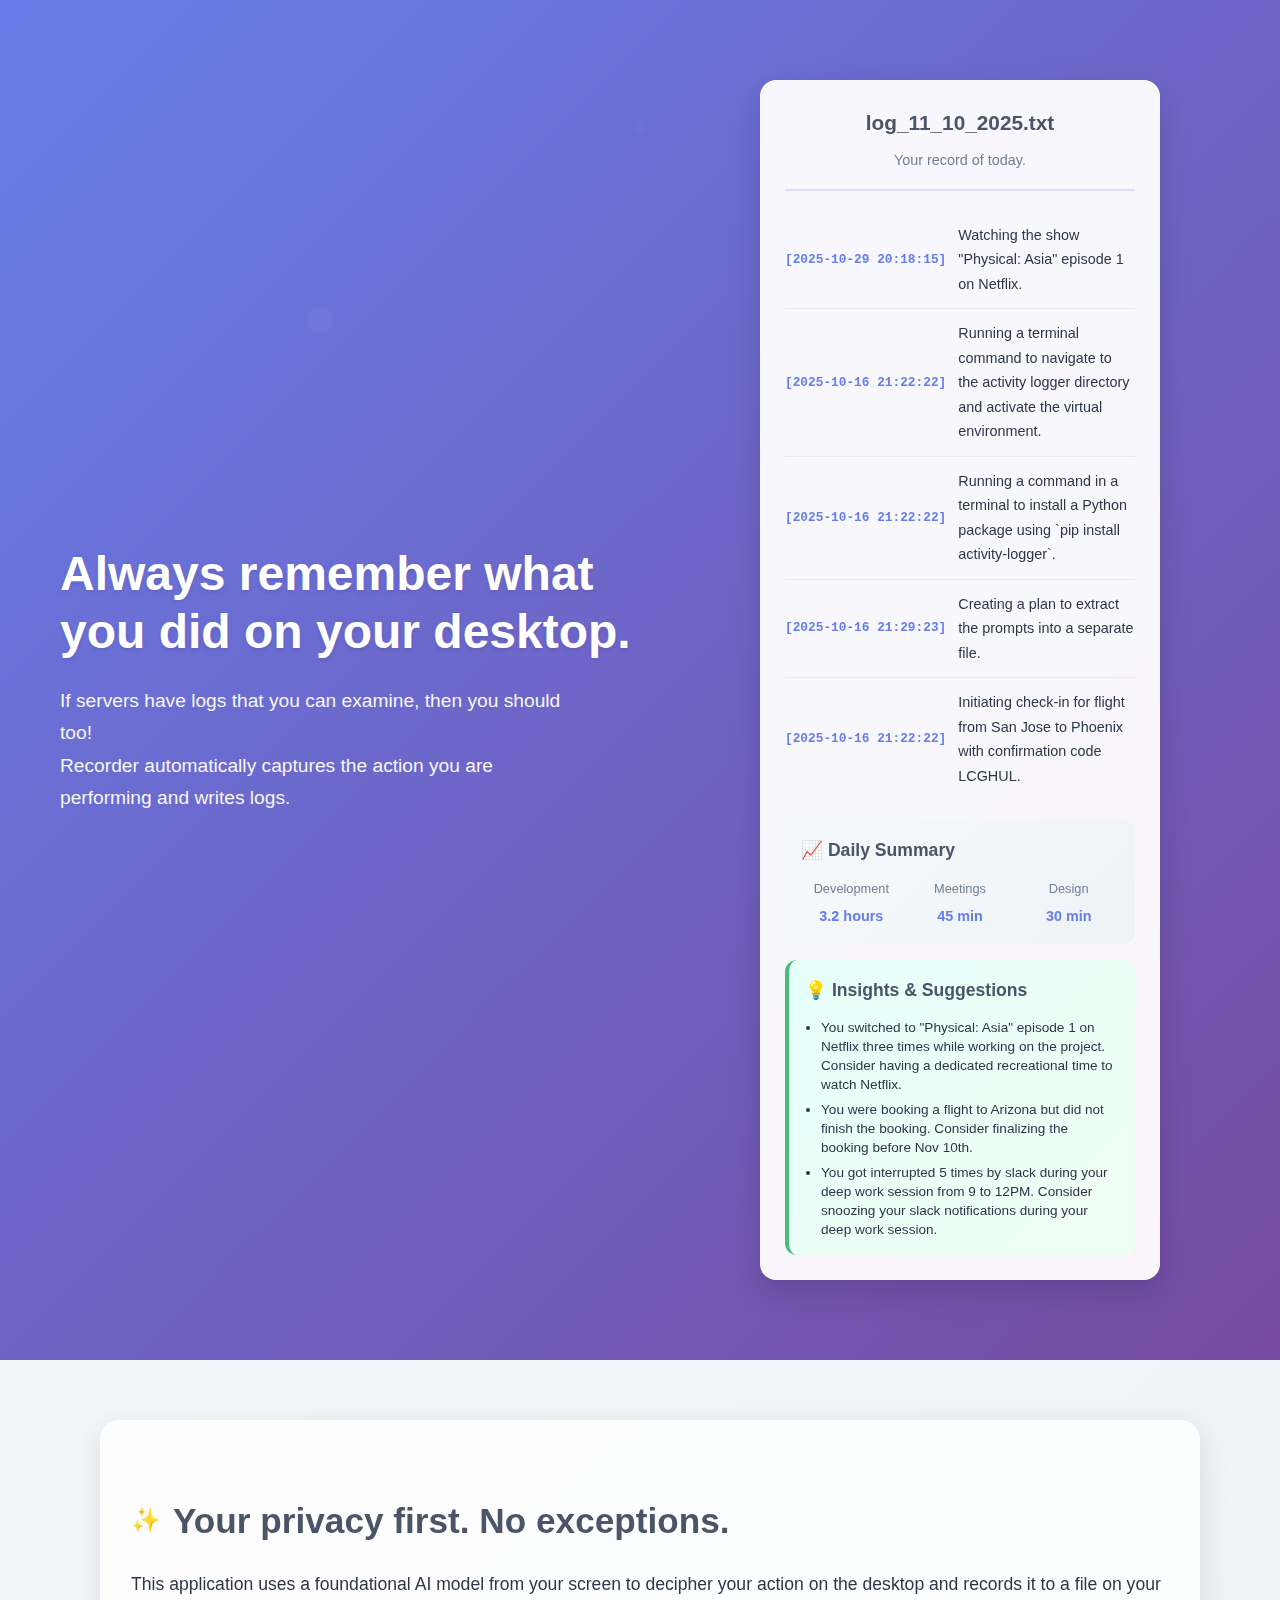
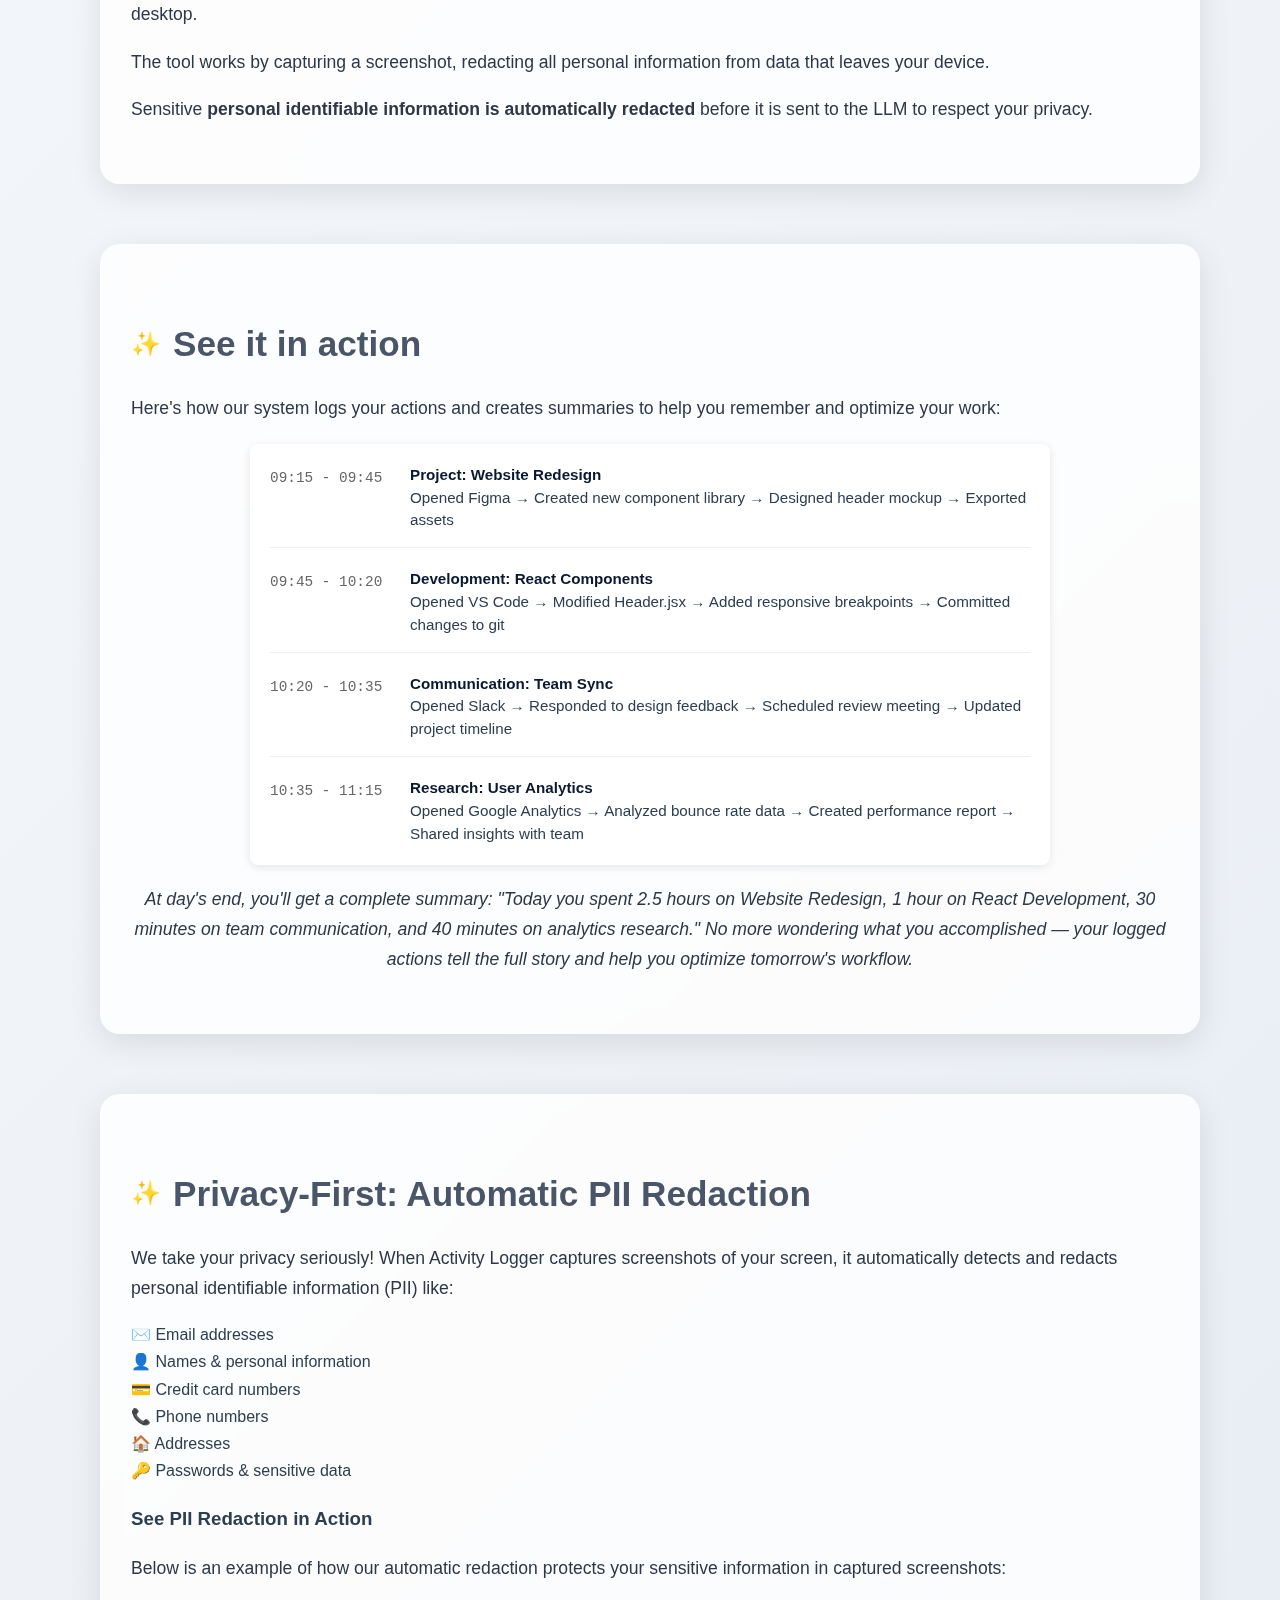
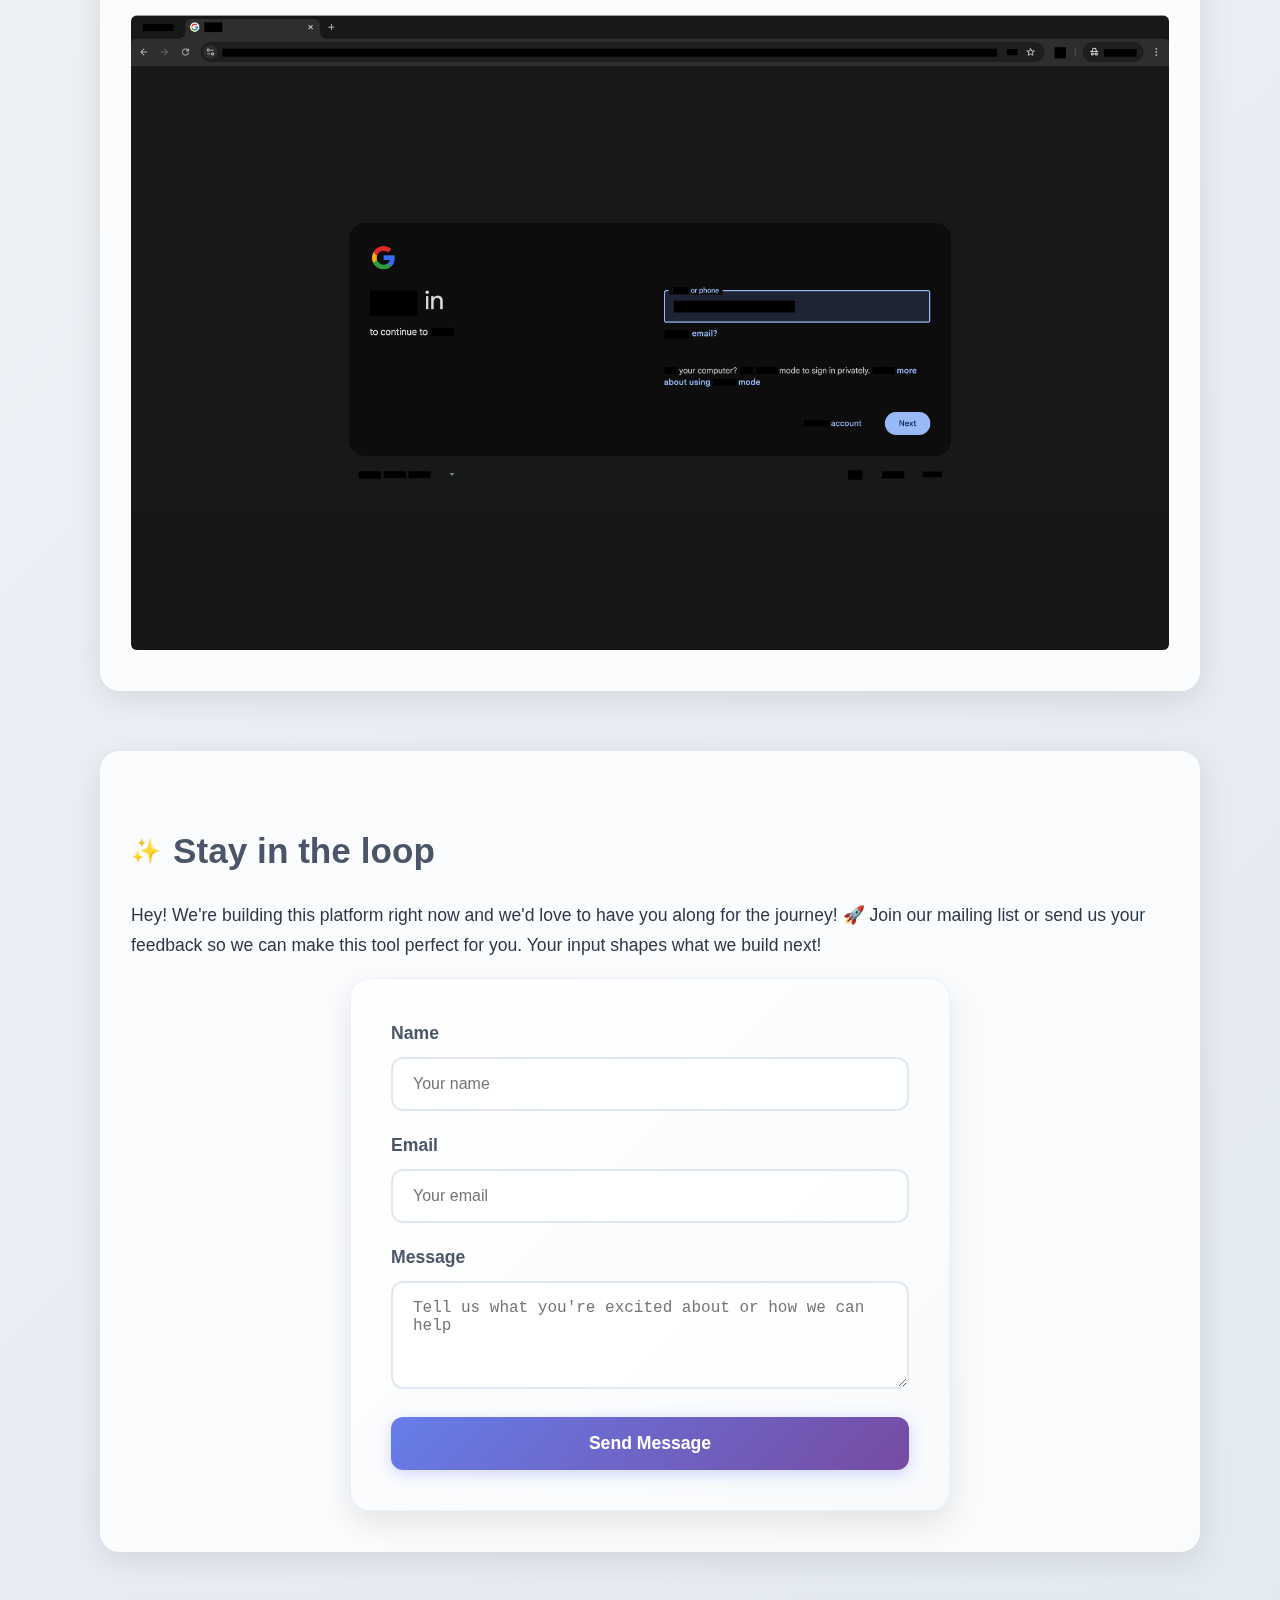
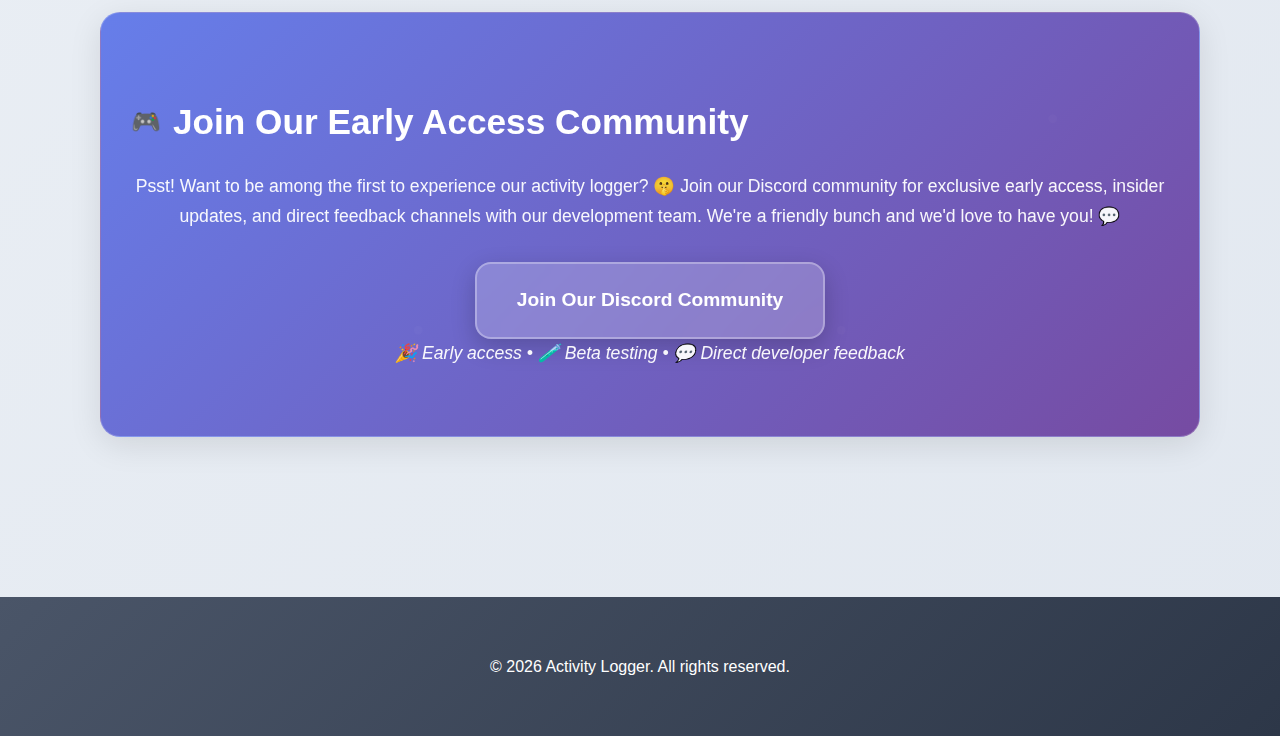
<file: index.html>
<!DOCTYPE html>
<html lang="en">
  <head>
    <!-- Google tag (gtag.js) -->
    <script async src="https://www.googletagmanager.com/gtag/js?id=G-SVRLKHJL45"></script>
    <script>
      window.dataLayer = window.dataLayer || [];
      function gtag() {
        dataLayer.push(arguments);
      }
      gtag("js", new Date());

      gtag("config", "G-SVRLKHJL45");
    </script>
    <meta charset="UTF-8" />
    <meta name="viewport" content="width=device-width, initial-scale=1.0" />
    <title>Desktop action logger</title>
    <link rel="stylesheet" href="style.css" />

    <!-- Google Analytics -->
    <script async src="https://www.googletagmanager.com/gtag/js?id=G-SVRLKHJL45"></script>
    <script>
      window.dataLayer = window.dataLayer || [];
      function gtag() {
        dataLayer.push(arguments);
      }
      gtag("js", new Date());
      gtag("config", "G-SVRLKHJL45");
    </script>
  </head>
  <body>
    <header class="hero">
      <div class="content">
        <h1>Always remember what you did on your desktop.</h1>
        <p>If servers have logs that you can examine, then you 
           should too!</p>

        <p>Recorder automatically captures the action you are performing and 
          writes logs.</p>
      </div>
      <div class="hero-image">
        <div class="activity-demo">
          <div class="demo-header">
            <h3>log_11_10_2025.txt</h3>
            <div class="demo-date">Your record of today.</div>
          </div>
          <div class="demo-logs">
            <div class="demo-log-entry">
              <span class="demo-time">[2025-10-29 20:18:15]</span>
              <span class="demo-action">Watching the show "Physical: Asia" episode 1 on Netflix.</span>
            </div>
            <div class="demo-log-entry">
              <span class="demo-time">[2025-10-16 21:22:22]</span>
              <span class="demo-action">Running a terminal command to navigate to the activity logger directory and activate the virtual environment.</span>
            </div>
            <div class="demo-log-entry">
              <span class="demo-time">[2025-10-16 21:22:22]</span>
              <span class="demo-action">Running a command in a terminal to install a Python package using `pip install activity-logger`.</span>
            </div>
            <div class="demo-log-entry">
              <span class="demo-time">[2025-10-16 21:29:23]</span>
              <span class="demo-action">Creating a plan to extract the prompts into a separate file.</span>
            </div>
            <div class="demo-log-entry">
              <span class="demo-time">[2025-10-16 21:22:22]</span>
              <span class="demo-action">Initiating check-in for flight from San Jose to Phoenix with confirmation code LCGHUL.</span>
            </div>
          </div>
          <div class="demo-summary">
            <h4>📈 Daily Summary</h4>
            <div class="summary-stats">
              <div class="stat">
                <span class="stat-label">Development</span>
                <span class="stat-value">3.2 hours</span>
              </div>
              <div class="stat">
                <span class="stat-label">Meetings</span>
                <span class="stat-value">45 min</span>
              </div>
              <div class="stat">
                <span class="stat-label">Design</span>
                <span class="stat-value">30 min</span>
              </div>
            </div>
          </div>
          <div class="demo-insights">
            <h4>💡 Insights & Suggestions</h4>
            <ul>
              <li>You switched to "Physical: Asia" episode 1 on Netflix three times while working on the project. Consider having a dedicated recreational time to watch Netflix.</li>
              <li>You were booking a flight to Arizona but did not finish the booking. Consider finalizing the booking before Nov 10th.</li>
              <li>You got interrupted 5 times by slack during your deep work session from 9 to 12PM. Consider snoozing your slack notifications during your deep work session.</li>
            </ul>
          </div>
        </div>
      </div>
    </header>
    <main>
      <section class="section built-with-privacy">
        <h2>Your privacy first. No exceptions.</h2>
        <p> This application uses a foundational AI model from your screen to decipher your action on the desktop and records it to a file on your desktop. 
        <p> The tool works by  capturing a screenshot, redacting all personal information from data that leaves your device.</p>
        <p>Sensitive <strong> personal identifiable information is automatically redacted </strong> before it is sent to the LLM to respect your privacy.</p>
      </section>

      <section class="section logs-example">
        <h2>See it in action</h2>
        <p>Here's how our system logs your actions and creates summaries to help you remember and optimize your work:</p>
        <div class="logs-container">
          <div class="log-entry">
            <div class="log-time">09:15 - 09:45</div>
            <div class="log-content">
              <strong>Project: Website Redesign</strong><br />
              Opened Figma → Created new component library → Designed header mockup → Exported assets
            </div>
          </div>
          <div class="log-entry">
            <div class="log-time">09:45 - 10:20</div>
            <div class="log-content">
              <strong>Development: React Components</strong><br />
              Opened VS Code → Modified Header.jsx → Added responsive breakpoints → Committed changes to git
            </div>
          </div>
          <div class="log-entry">
            <div class="log-time">10:20 - 10:35</div>
            <div class="log-content">
              <strong>Communication: Team Sync</strong><br />
              Opened Slack → Responded to design feedback → Scheduled review meeting → Updated project timeline
            </div>
          </div>
          <div class="log-entry">
            <div class="log-time">10:35 - 11:15</div>
            <div class="log-content">
              <strong>Research: User Analytics</strong><br />
              Opened Google Analytics → Analyzed bounce rate data → Created performance report → Shared insights with team
            </div>
          </div>
        </div>
        <p class="logs-note">At day's end, you'll get a complete summary: "Today you spent 2.5 hours on Website Redesign, 1 hour on React Development, 30 minutes on team communication, and 40 minutes on analytics research." No more wondering what you accomplished — your logged actions tell the full story and help you optimize tomorrow's workflow.</p>
      </section>
      <section class="section privacy-screenshot">
        <h2>Privacy-First: Automatic PII Redaction</h2>
        <p>We take your privacy seriously! When Activity Logger captures screenshots of your screen, it automatically detects and redacts personal identifiable information (PII) like:</p>
        <div class="pii-features">
          <div class="pii-item">✉️ Email addresses</div>
          <div class="pii-item">👤 Names & personal information</div>
          <div class="pii-item">💳 Credit card numbers</div>
          <div class="pii-item">📞 Phone numbers</div>
          <div class="pii-item">🏠 Addresses</div>
          <div class="pii-item">🔑 Passwords & sensitive data</div>
        </div>
        <div class="screenshot-demo">
          <h3>See PII Redaction in Action</h3>
          <p class="screenshot-description">Below is an example of how our automatic redaction protects your sensitive information in captured screenshots:</p>
          <div class="screenshot-container">
            <img src="privacy-redaction.png" alt="Screenshot of Activity Logger interface with personal data automatically redacted" class="redacted-screenshot" />
          </div>
        </div>
      </section>
      <section class="section">
        <h2>Stay in the loop</h2>
        <p>Hey! We're building this platform right now and we'd love to have you along for the journey! 🚀 Join our mailing list or send us your feedback so we can make this tool perfect for you. Your input shapes what we build next!</p>
        <div class="form-container">
          <!-- Replace your-email@example.com with the address you'd like to receive messages -->
          <form action="https://formsubmit.co/mjunyeopkim@gmail.com" method="POST" onsubmit="trackFormSubmission()">
            <!-- These hidden inputs help set the subject and disable reCAPTCHA -->
            <input type="hidden" name="_subject" value="New interest from the AI Logger homepage" />
            <input type="hidden" name="_captcha" value="false" />
            <input type="hidden" name="_template" value="table" />
            <label for="name">Name</label>
            <input id="name" type="text" name="name" placeholder="Your name" required />
            <label for="email">Email</label>
            <input id="email" type="email" name="email" placeholder="Your email" required />
            <label for="message">Message</label>
            <textarea id="message" name="message" placeholder="Tell us what you're excited about or how we can help" rows="4" required></textarea>
            <button type="submit">Send Message</button>
          </form>
        </div>
      </section>
      <section class="section discord-section">
        <h2>Join Our Early Access Community</h2>
        <p>Psst! Want to be among the first to experience our activity logger? 🤫 Join our Discord community for exclusive early access, insider updates, and direct feedback channels with our development team. We're a friendly bunch and we'd love to have you! 💬</p>
        <div class="discord-invite">
          <a href="https://discord.gg/UDMUJEtF" class="discord-button" target="_blank" onclick="trackDiscordClick()"> Join Our Discord Community </a>
          <p class="discord-note">🎉 Early access • 🧪 Beta testing • 💬 Direct developer feedback</p>
        </div>
      </section>
    </main>
    <footer>
      <p>
        &copy;
        <script>
          document.write(new Date().getFullYear());
        </script>
        Activity Logger. All rights reserved.
      </p>
    </footer>

    <script>
      // Track form submissions
      function trackFormSubmission() {
        if (typeof gtag !== "undefined") {
          gtag("event", "form_submit", {
            event_category: "engagement",
            event_label: "contact_form",
          });
        }
      }

      // Track Discord community clicks
      function trackDiscordClick() {
        if (typeof gtag !== "undefined") {
          gtag("event", "click", {
            event_category: "community",
            event_label: "discord_invite",
          });
        }
      }

      // Track signup interest (when someone clicks the form)
      document.addEventListener("DOMContentLoaded", function () {
        const formInputs = document.querySelectorAll("#name, #email, #message");
        formInputs.forEach((input) => {
          input.addEventListener("focus", function () {
            if (typeof gtag !== "undefined") {
              gtag("event", "signup_interest", {
                event_category: "engagement",
                event_label: "form_interaction",
              });
            }
          });
        });
      });
    </script>
  </body>
</html>
</file>
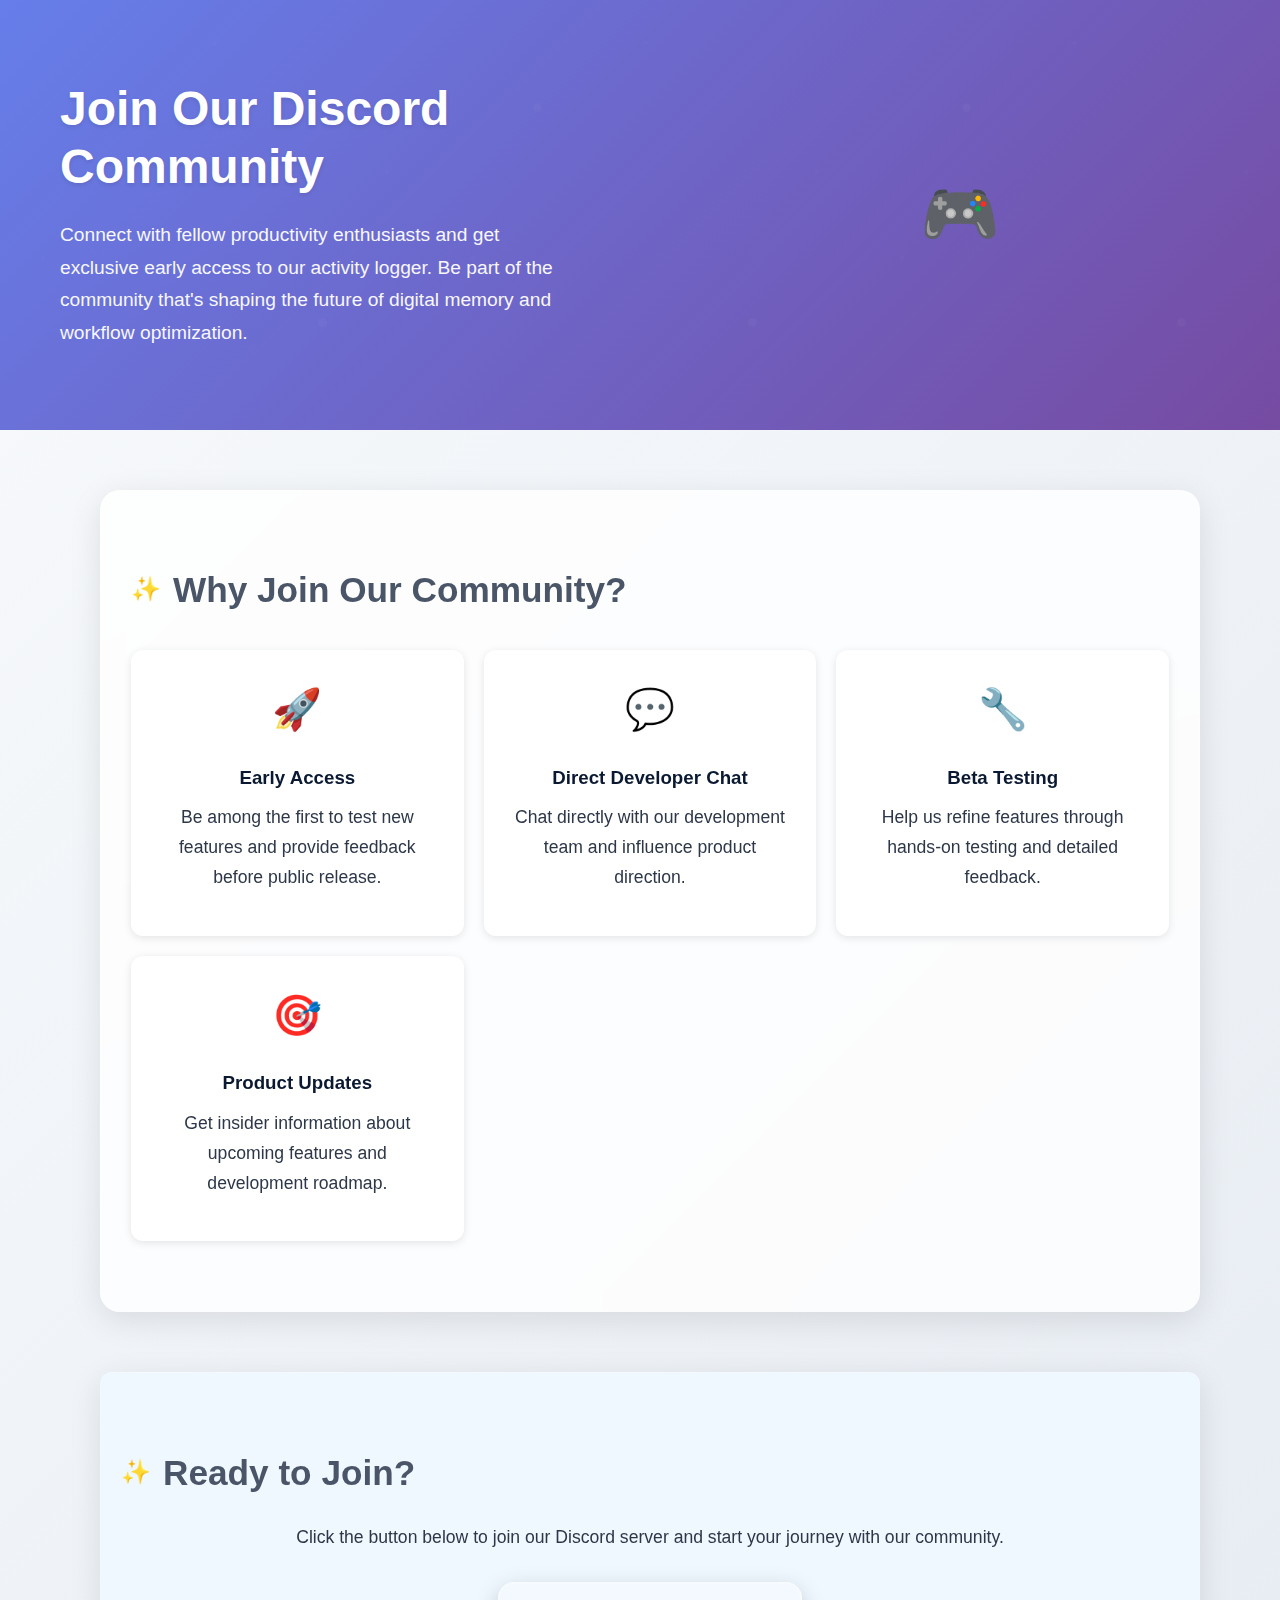
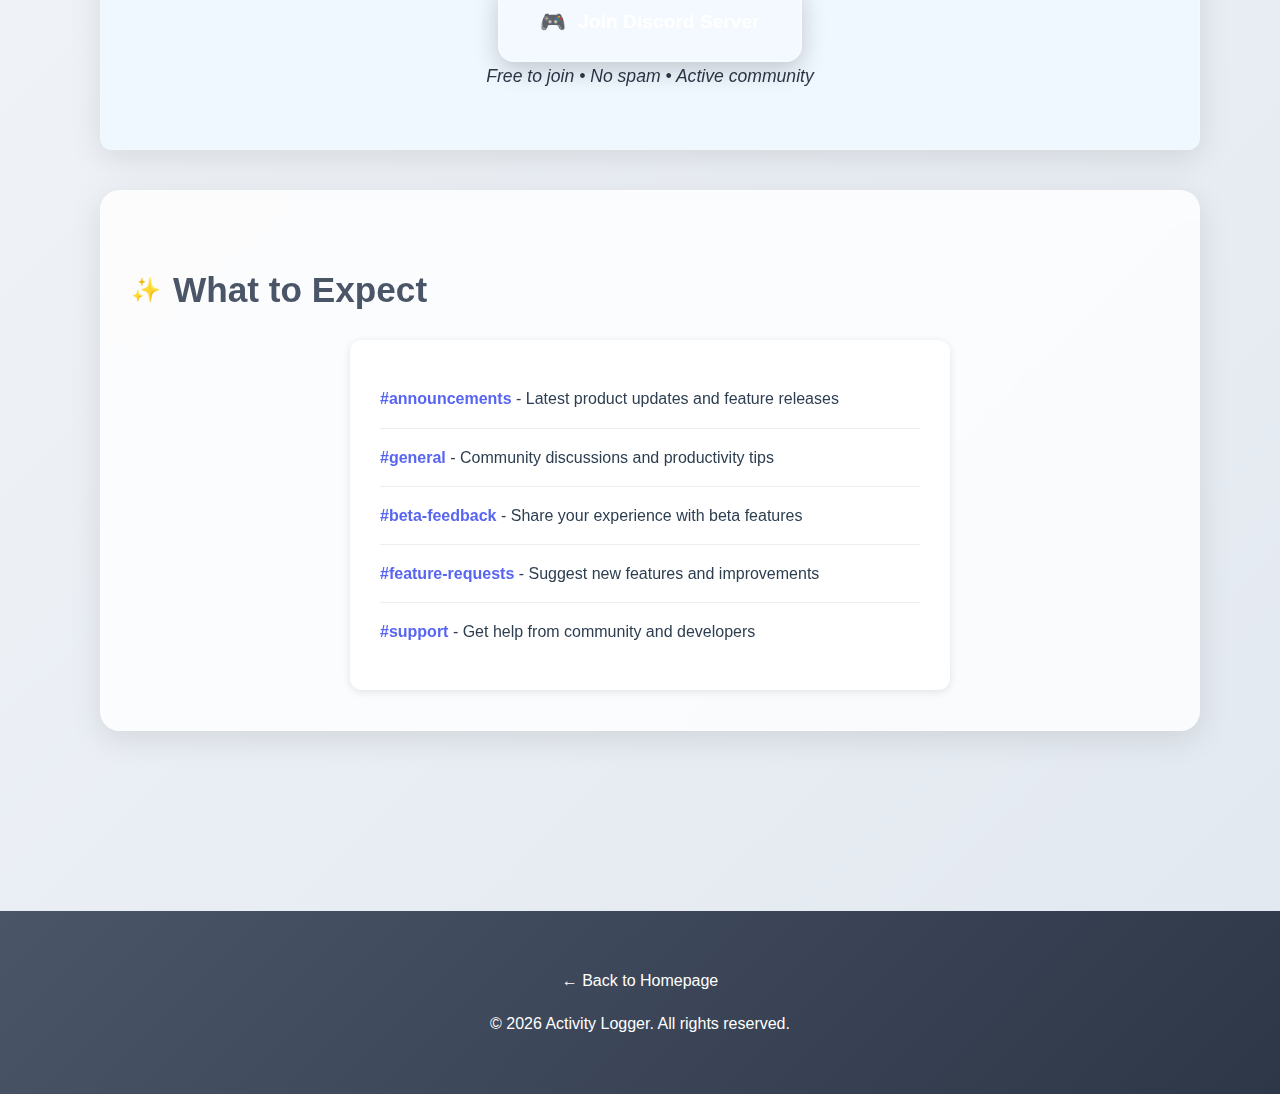
<file: discord.html>
<!DOCTYPE html>
<html lang="en">
  <head>
    <meta charset="UTF-8" />
    <meta name="viewport" content="width=device-width, initial-scale=1.0" />
    <title>Join Our Discord Community - Activity Logger</title>
    <link rel="stylesheet" href="style.css" />
    
    <!-- Google Analytics -->
    <script async src="https://www.googletagmanager.com/gtag/js?id=GA_MEASUREMENT_ID"></script>
    <script>
      window.dataLayer = window.dataLayer || [];
      function gtag(){dataLayer.push(arguments);}
      gtag('js', new Date());
      gtag('config', 'GA_MEASUREMENT_ID');
    </script>
  </head>
  <body>
    <header class="hero">
      <div class="content">
        <h1>Join Our Discord Community</h1>
        <p>Connect with fellow productivity enthusiasts and get exclusive early access to our activity logger. Be part of the community that's shaping the future of digital memory and workflow optimization.</p>
      </div>
      <div class="hero-image">
        <div class="discord-logo">🎮</div>
      </div>
    </header>
    
    <main>
      <section class="section">
        <h2>Why Join Our Community?</h2>
        <div class="benefits-grid">
          <div class="benefit-card">
            <div class="benefit-icon">🚀</div>
            <h3>Early Access</h3>
            <p>Be among the first to test new features and provide feedback before public release.</p>
          </div>
          <div class="benefit-card">
            <div class="benefit-icon">💬</div>
            <h3>Direct Developer Chat</h3>
            <p>Chat directly with our development team and influence product direction.</p>
          </div>
          <div class="benefit-card">
            <div class="benefit-icon">🔧</div>
            <h3>Beta Testing</h3>
            <p>Help us refine features through hands-on testing and detailed feedback.</p>
          </div>
          <div class="benefit-card">
            <div class="benefit-icon">🎯</div>
            <h3>Product Updates</h3>
            <p>Get insider information about upcoming features and development roadmap.</p>
          </div>
        </div>
      </section>
      
      <section class="section discord-join">
        <h2>Ready to Join?</h2>
        <p>Click the button below to join our Discord server and start your journey with our community.</p>
        <div class="discord-invite">
          <a href="https://discord.gg/YOUR_INVITE_LINK" class="discord-button" target="_blank" onclick="trackDiscordJoin()">
            <span class="discord-icon">🎮</span>
            Join Discord Server
          </a>
          <p class="discord-note">Free to join • No spam • Active community</p>
        </div>
      </section>
      
      <section class="section">
        <h2>What to Expect</h2>
        <div class="expectations">
          <div class="expectation-item">
            <strong>#announcements</strong> - Latest product updates and feature releases
          </div>
          <div class="expectation-item">
            <strong>#general</strong> - Community discussions and productivity tips
          </div>
          <div class="expectation-item">
            <strong>#beta-feedback</strong> - Share your experience with beta features
          </div>
          <div class="expectation-item">
            <strong>#feature-requests</strong> - Suggest new features and improvements
          </div>
          <div class="expectation-item">
            <strong>#support</strong> - Get help from community and developers
          </div>
        </div>
      </section>
    </main>
    
    <footer>
      <p>
        <a href="index.html" style="color: #ffffff; text-decoration: none;">← Back to Homepage</a>
      </p>
      <p>
        &copy;
        <script>
          document.write(new Date().getFullYear());
        </script>
        Activity Logger. All rights reserved.
      </p>
    </footer>
    
    <script>
      // Track Discord join clicks
      function trackDiscordJoin() {
        if (typeof gtag !== 'undefined') {
          gtag('event', 'click', {
            event_category: 'community',
            event_label: 'discord_join_page'
          });
        }
      }
    </script>
  </body>
</html>
</file>
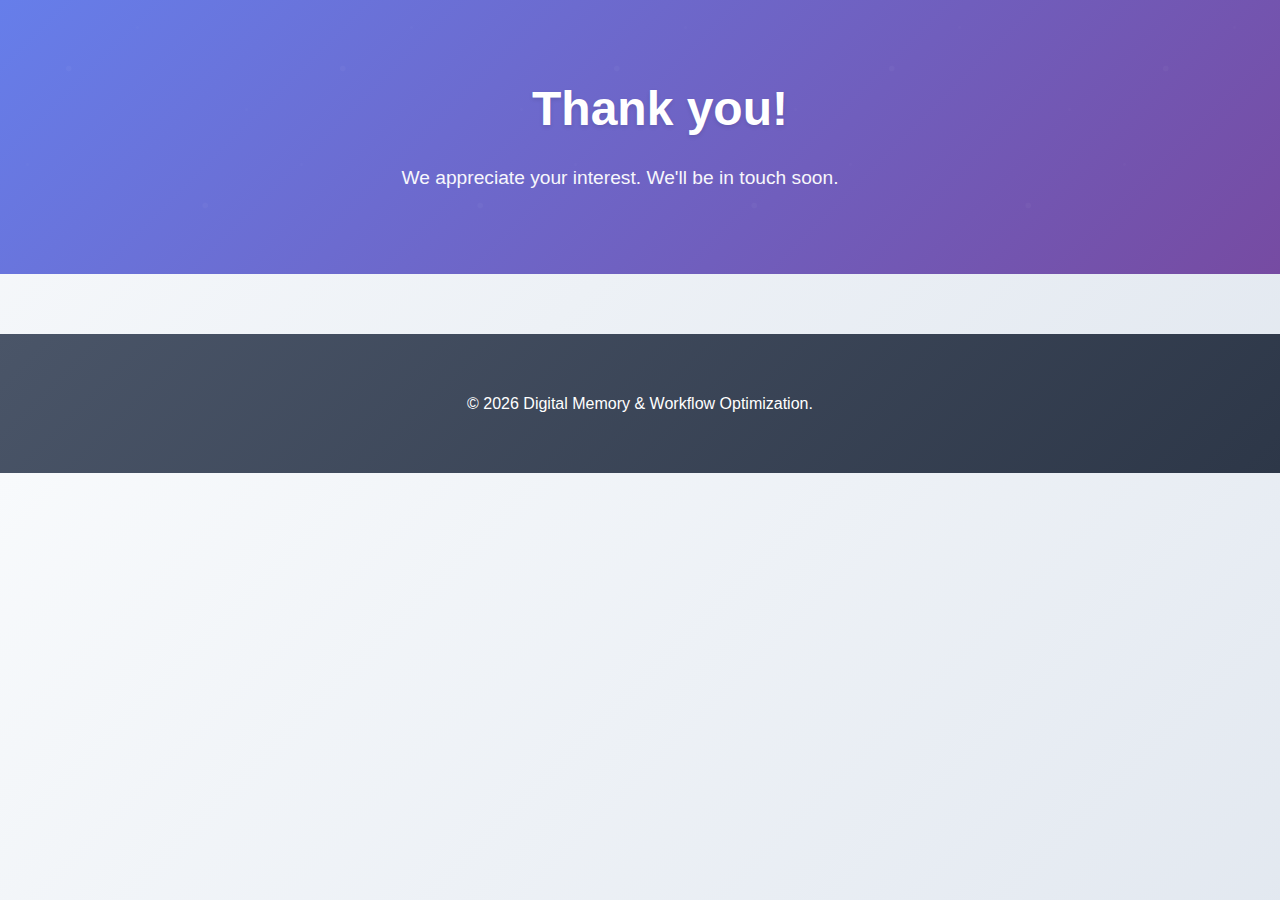
<file: thankyou.html>
<!DOCTYPE html>
<html lang="en">
<head>
    <!-- Google tag (gtag.js) -->
  <script async src="https://www.googletagmanager.com/gtag/js?id=G-SVRLKHJL45"></script>
  <script>
    window.dataLayer = window.dataLayer || [];
    function gtag(){dataLayer.push(arguments);}
    gtag('js', new Date());

    gtag('config', 'G-SVRLKHJL45');
  </script>
  <meta charset="UTF-8">
  <meta name="viewport" content="width=device-width, initial-scale=1.0">
  <title>Thank You</title>
  <link rel="stylesheet" href="style.css">
</head>
<body>
  <header class="hero" style="padding: 80px 20px; justify-content: center;">
    <div class="content" style="text-align: center;">
      <h1>Thank you!</h1>
      <p>We appreciate your interest. We'll be in touch soon.</p>
    </div>
  </header>
  <footer>
    <p>&copy; <script>document.write(new Date().getFullYear());</script> Digital Memory &amp; Workflow Optimization.</p>
  </footer>
</body>
</html>
</file>
<file: style.css>
/* Base styles */
* {
  box-sizing: border-box;
}
body {
  margin: 0;
  font-family: -apple-system, BlinkMacSystemFont, "Segoe UI", Roboto, "Inter", Helvetica, Arial, sans-serif;
  color: #2c3e50;
  background: linear-gradient(135deg, #f8fafc 0%, #e2e8f0 100%);
  line-height: 1.7;
  font-size: 16px;
}
img {
  max-width: 100%;
  height: auto;
  display: block;
}
header.hero {
  background: linear-gradient(135deg, #667eea 0%, #764ba2 100%);
  color: #ffffff;
  padding: 80px 20px;
  display: flex;
  flex-wrap: wrap;
  align-items: center;
  justify-content: space-between;
  position: relative;
  overflow: hidden;
}

header.hero::before {
  content: "";
  position: absolute;
  top: 0;
  left: 0;
  right: 0;
  bottom: 0;
  background: url('data:image/svg+xml,<svg xmlns="http://www.w3.org/2000/svg" viewBox="0 0 100 100"><defs><pattern id="grain" width="100" height="100" patternUnits="userSpaceOnUse"><circle cx="25" cy="25" r="1" fill="rgba(255,255,255,0.1)"/><circle cx="75" cy="75" r="1" fill="rgba(255,255,255,0.1)"/><circle cx="50" cy="10" r="0.5" fill="rgba(255,255,255,0.05)"/><circle cx="10" cy="60" r="0.5" fill="rgba(255,255,255,0.05)"/><circle cx="90" cy="40" r="0.5" fill="rgba(255,255,255,0.05)"/></pattern></defs><rect width="100" height="100" fill="url(%23grain)"/></svg>');
  opacity: 0.3;
}
header.hero .content {
  flex: 1 1 50%;
  max-width: 600px;
  position: relative;
  z-index: 1;
  margin-left: 40px;
}
header.hero h1 {
  font-size: 3rem;
  margin-top: 0;
  margin-bottom: 24px;
  font-weight: 700;
  line-height: 1.2;
  text-shadow: 0 2px 4px rgba(0, 0, 0, 0.1);
}
header.hero p {
  font-size: 1.2rem;
  margin: 0;
  max-width: 520px;
  opacity: 0.95;
  font-weight: 400;
}
header.hero .hero-image {
  flex: 1 1 40%;
  display: flex;
  justify-content: center;
  align-items: center;
}
/* Activity Demo Styling */
.activity-demo {
  background: rgba(255, 255, 255, 0.95);
  border-radius: 16px;
  padding: 24px;
  box-shadow: 0 12px 32px rgba(0, 0, 0, 0.15);
  backdrop-filter: blur(10px);
  border: 1px solid rgba(255, 255, 255, 0.2);
  max-width: 400px;
  width: 100%;
}

.demo-header {
  text-align: center;
  margin-bottom: 20px;
  padding-bottom: 16px;
  border-bottom: 2px solid rgba(102, 126, 234, 0.2);
}

.demo-header h3 {
  color: #4a5568;
  margin: 0 0 8px 0;
  font-size: 1.3rem;
  font-weight: 600;
}

.demo-date {
  color: #718096;
  font-size: 0.9rem;
  font-weight: 500;
}

.demo-logs {
  margin-bottom: 20px;
}

.demo-log-entry {
  display: flex;
  align-items: center;
  padding: 12px 0;
  border-bottom: 1px solid rgba(0, 0, 0, 0.05);
  font-size: 0.9rem;
}

.demo-log-entry:last-child {
  border-bottom: none;
}

.demo-time {
  color: #667eea;
  font-weight: 600;
  min-width: 45px;
  margin-right: 12px;
  font-family: "Monaco", "Menlo", "Ubuntu Mono", monospace;
  font-size: 0.8rem;
}

.demo-action {
  color: #2d3748;
  flex: 1;
}

.demo-summary {
  background: linear-gradient(135deg, #f7fafc 0%, #edf2f7 100%);
  border-radius: 12px;
  padding: 16px;
  margin-bottom: 16px;
}

.demo-summary h4 {
  color: #4a5568;
  margin: 0 0 12px 0;
  font-size: 1.1rem;
  font-weight: 600;
}

.summary-stats {
  display: flex;
  justify-content: space-between;
  gap: 8px;
}

.stat {
  text-align: center;
  flex: 1;
}

.stat-label {
  display: block;
  color: #718096;
  font-size: 0.8rem;
  margin-bottom: 4px;
}

.stat-value {
  display: block;
  color: #667eea;
  font-weight: 600;
  font-size: 0.9rem;
}

.demo-insights {
  background: linear-gradient(135deg, #e6fffa 0%, #f0fff4 100%);
  border-radius: 12px;
  padding: 16px;
  border-left: 4px solid #48bb78;
}

.demo-insights h4 {
  color: #4a5568;
  margin: 0 0 12px 0;
  font-size: 1.1rem;
  font-weight: 600;
}

.demo-insights ul {
  margin: 0;
  padding-left: 16px;
}

.demo-insights li {
  color: #2d3748;
  font-size: 0.85rem;
  margin-bottom: 6px;
  line-height: 1.4;
}

.demo-insights li:last-child {
  margin-bottom: 0;
}
main {
  padding: 60px 40px;
  max-width: 1200px;
  margin: 0 auto;
  padding-left: 60px;
}
.section {
  margin-bottom: 60px;
  padding: 40px 30px;
  background: rgba(255, 255, 255, 0.8);
  border-radius: 20px;
  box-shadow: 0 8px 32px rgba(0, 0, 0, 0.1);
  backdrop-filter: blur(10px);
  border: 1px solid rgba(255, 255, 255, 0.2);
}
.section h2 {
  font-size: 2.2rem;
  margin-bottom: 20px;
  color: #4a5568;
  font-weight: 600;
  display: flex;
  align-items: center;
  gap: 12px;
}
.section h2::before {
  content: "✨";
  font-size: 1.5rem;
}
.section p {
  margin-top: 0;
  font-size: 1.1rem;
  color: #2d3748;
}

.prominent-text {
  font-size: 1.4rem;
  font-weight: 500;
  line-height: 1.8;
  color: #4a5568;
  margin: 24px 0;
  margin-left: 120px;
  padding: 24px;
  background: linear-gradient(135deg, #f7fafc 0%, #edf2f7 100%);
  border-radius: 16px;
  border-left: 4px solid #667eea;
  box-shadow: 0 4px 16px rgba(0, 0, 0, 0.05);
}
.features ul {
  list-style: none;
  padding-left: 0;
  display: grid;
  gap: 20px;
}
.features li {
  margin-bottom: 0;
  padding: 20px;
  background: rgba(255, 255, 255, 0.9);
  border-radius: 12px;
  box-shadow: 0 4px 16px rgba(0, 0, 0, 0.05);
  border: 1px solid rgba(102, 126, 234, 0.1);
  transition: all 0.3s ease;
}
.features li:hover {
  transform: translateY(-2px);
  box-shadow: 0 8px 24px rgba(0, 0, 0, 0.1);
}
.features li::before {
  content: "🎯";
  margin-right: 12px;
  font-size: 1.2rem;
}
.form-container {
  background: linear-gradient(135deg, #ffffff 0%, #f8fafc 100%);
  padding: 40px;
  border-radius: 20px;
  box-shadow: 0 12px 32px rgba(0, 0, 0, 0.1);
  max-width: 600px;
  margin: 0 auto;
  border: 1px solid rgba(102, 126, 234, 0.1);
}
.form-container label {
  font-weight: 600;
  margin-bottom: 8px;
  display: block;
  color: #4a5568;
  font-size: 1.1rem;
}
.form-container input,
.form-container textarea {
  width: 100%;
  padding: 16px 20px;
  margin-bottom: 20px;
  border: 2px solid #e2e8f0;
  border-radius: 12px;
  font-size: 1rem;
  transition: all 0.3s ease;
  background: rgba(255, 255, 255, 0.8);
}
.form-container input:focus,
.form-container textarea:focus {
  outline: none;
  border-color: #667eea;
  box-shadow: 0 0 0 3px rgba(102, 126, 234, 0.1);
  background: #ffffff;
}
.form-container button {
  background: linear-gradient(135deg, #667eea 0%, #764ba2 100%);
  color: #ffffff;
  border: none;
  padding: 16px 32px;
  border-radius: 12px;
  font-size: 1.1rem;
  font-weight: 600;
  cursor: pointer;
  transition: all 0.3s ease;
  box-shadow: 0 4px 16px rgba(102, 126, 234, 0.3);
  width: 100%;
}
.form-container button:hover {
  transform: translateY(-2px);
  box-shadow: 0 8px 24px rgba(102, 126, 234, 0.4);
}
/* Logs example section */
.logs-container {
  background-color: #ffffff;
  border-radius: 8px;
  box-shadow: 0 2px 8px rgba(0, 0, 0, 0.1);
  padding: 20px;
  margin: 20px 0;
  max-width: 800px;
  margin-left: auto;
  margin-right: auto;
}

.log-entry {
  display: flex;
  margin-bottom: 20px;
  padding-bottom: 15px;
  border-bottom: 1px solid #eee;
}

.log-entry:last-child {
  margin-bottom: 0;
  padding-bottom: 0;
  border-bottom: none;
}

.log-time {
  flex: 0 0 120px;
  font-family: "Monaco", "Menlo", "Ubuntu Mono", monospace;
  font-size: 0.9rem;
  color: #666;
  font-weight: 500;
  margin-right: 20px;
  padding-top: 2px;
}

.log-content {
  flex: 1;
  font-size: 0.95rem;
  line-height: 1.5;
}

.log-content strong {
  color: #0a1931;
  font-weight: 600;
}

.logs-note {
  font-style: italic;
  color: #666;
  text-align: center;
  margin-top: 20px;
  font-size: 0.9rem;
}

/* Discord community section */
.discord-section {
  background: linear-gradient(135deg, #667eea 0%, #764ba2 100%);
  color: #ffffff;
  padding: 50px 30px;
  border-radius: 20px;
  margin: 40px 0;
  text-align: center;
  position: relative;
  overflow: hidden;
}

.discord-section::before {
  content: "";
  position: absolute;
  top: 0;
  left: 0;
  right: 0;
  bottom: 0;
  background: url('data:image/svg+xml,<svg xmlns="http://www.w3.org/2000/svg" viewBox="0 0 100 100"><defs><pattern id="discord-pattern" width="100" height="100" patternUnits="userSpaceOnUse"><circle cx="25" cy="25" r="1" fill="rgba(255,255,255,0.1)"/><circle cx="75" cy="75" r="1" fill="rgba(255,255,255,0.1)"/></pattern></defs><rect width="100" height="100" fill="url(%23discord-pattern)"/></svg>');
  opacity: 0.2;
}

.discord-section h2 {
  color: #ffffff;
  position: relative;
  z-index: 1;
}

.discord-section h2::before {
  content: "🎮";
}

.discord-section p {
  color: rgba(255, 255, 255, 0.95);
  position: relative;
  z-index: 1;
}

.discord-invite {
  text-align: center;
  margin-top: 30px;
  position: relative;
  z-index: 1;
}

.discord-button {
  display: inline-flex;
  align-items: center;
  gap: 12px;
  background: rgba(255, 255, 255, 0.2);
  color: white;
  text-decoration: none;
  padding: 20px 40px;
  border-radius: 16px;
  font-size: 1.2rem;
  font-weight: 600;
  transition: all 0.3s ease;
  box-shadow: 0 8px 24px rgba(0, 0, 0, 0.2);
  border: 2px solid rgba(255, 255, 255, 0.3);
  backdrop-filter: blur(10px);
}

.discord-button:hover {
  background: rgba(255, 255, 255, 0.3);
  transform: translateY(-3px);
  box-shadow: 0 12px 32px rgba(0, 0, 0, 0.3);
  border-color: rgba(255, 255, 255, 0.5);
}

.discord-icon {
  font-size: 1.3rem;
}

.discord-note {
  margin-top: 15px;
  font-size: 0.9rem;
  color: #666;
  font-style: italic;
}

/* Discord page specific styles */
.discord-logo {
  font-size: 4rem;
  text-align: center;
  margin: 20px 0;
}

.benefits-grid {
  display: grid;
  grid-template-columns: repeat(auto-fit, minmax(250px, 1fr));
  gap: 20px;
  margin: 30px 0;
}

.benefit-card {
  background-color: #ffffff;
  padding: 25px;
  border-radius: 12px;
  box-shadow: 0 2px 8px rgba(0, 0, 0, 0.1);
  text-align: center;
  transition: transform 0.3s ease;
}

.benefit-card:hover {
  transform: translateY(-5px);
}

.benefit-icon {
  font-size: 2.5rem;
  margin-bottom: 15px;
}

.benefit-card h3 {
  color: #0a1931;
  margin-bottom: 10px;
}

.discord-join {
  background-color: #f0f8ff;
  padding: 40px 20px;
  border-radius: 12px;
  margin: 40px 0;
  text-align: center;
}

.expectations {
  background-color: #ffffff;
  padding: 30px;
  border-radius: 12px;
  box-shadow: 0 2px 8px rgba(0, 0, 0, 0.1);
  max-width: 600px;
  margin: 0 auto;
}

.expectation-item {
  padding: 15px 0;
  border-bottom: 1px solid #eee;
  font-size: 1rem;
}

.expectation-item:last-child {
  border-bottom: none;
}

.expectation-item strong {
  color: #5865f2;
  font-weight: 600;
}

footer {
  background: linear-gradient(135deg, #4a5568 0%, #2d3748 100%);
  color: #ffffff;
  text-align: center;
  padding: 40px 20px;
  font-size: 1rem;
  margin-top: 60px;
}

@media (max-width: 768px) {
  header.hero {
    flex-direction: column;
    text-align: center;
    padding: 60px 30px;
  }
  header.hero .content,
  header.hero .hero-image {
    flex: 1 1 100%;
    max-width: 100%;
  }
  header.hero .content {
    margin-left: 0;
  }
  header.hero .hero-image {
    margin-top: 30px;
  }

  main {
    padding: 60px 30px;
  }

  .prominent-text {
    margin-left: 20px;
  }

  .activity-demo {
    max-width: 100%;
    padding: 20px;
  }

  .summary-stats {
    flex-direction: column;
    gap: 12px;
  }

  .stat {
    display: flex;
    justify-content: space-between;
    align-items: center;
    padding: 8px 0;
    border-bottom: 1px solid rgba(0, 0, 0, 0.05);
  }

  .stat:last-child {
    border-bottom: none;
  }

  .stat-label,
  .stat-value {
    display: inline;
  }

  .log-entry {
    flex-direction: column;
  }

  .log-time {
    flex: none;
    margin-right: 0;
    margin-bottom: 8px;
    font-size: 0.85rem;
  }

  .logs-container {
    padding: 15px;
    margin: 15px 0;
  }
}
</file>
